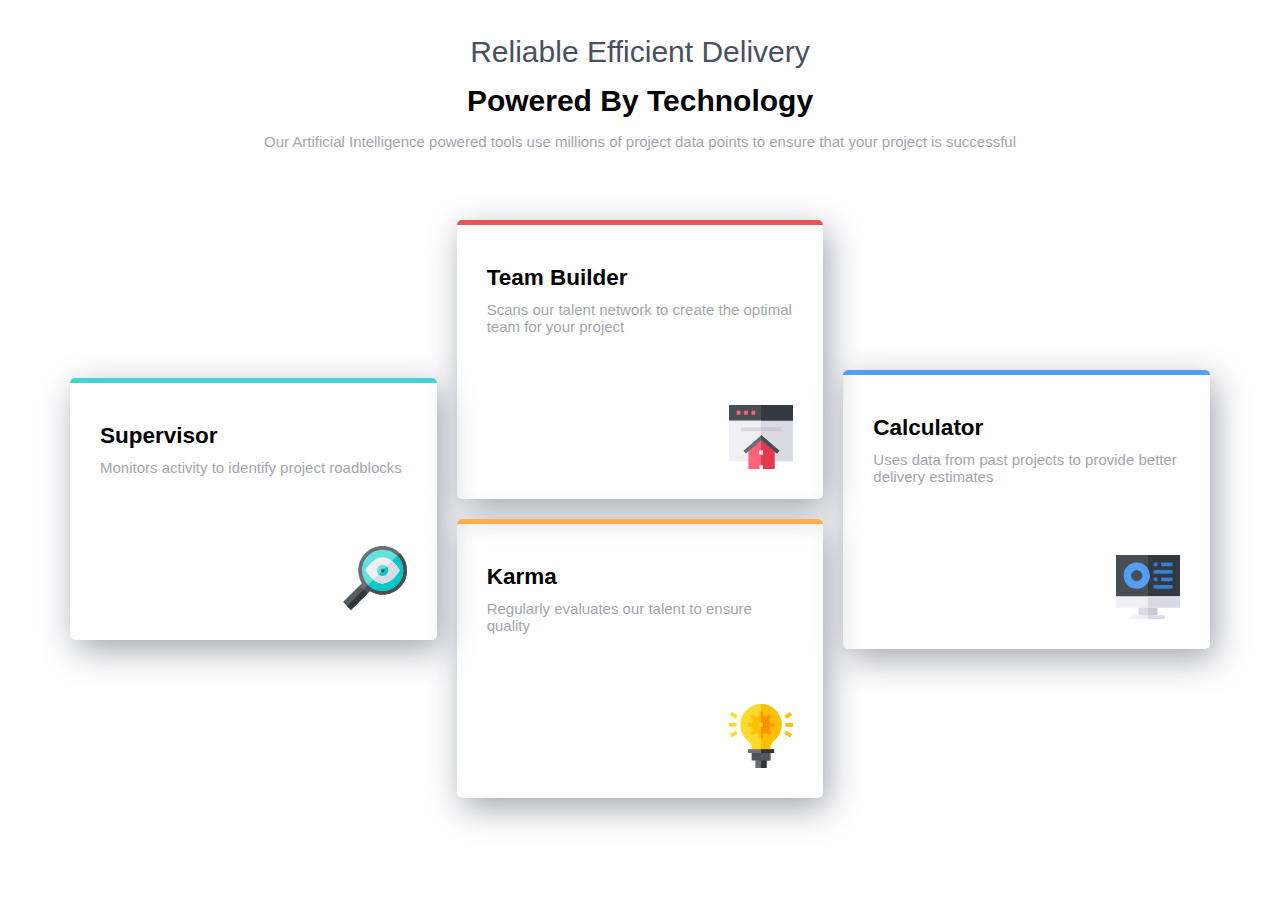
<file: four-card-feature-section-master/index.html>
<!DOCTYPE html>
<html lang="en">
<head>
    <meta charset="UTF-8">
    <meta http-equiv="X-UA-Compatible" content="IE=edge">
    <meta name="viewport" content="width=device-width, initial-scale=1.0">
    <link rel="stylesheet" href="styles.css">
    <title>Document</title>
</head>
<body>
    <header>
        <h1>Reliable Efficient Delivery</h1>
        <h1>Powered By Technology</h1>
        <p>Our Artificial Intelligence powered tools use millions of project data points to ensure that your project is successful</p>
    </header>
    <div class="row_container">
        <div class="column">
            <div class="item i1">
                <h2>Supervisor</h2>
                <p>Monitors activity to identify project roadblocks</p>
                <img src="./images/icon-supervisor.svg" alt="">
            </div>
        </div>
        <div class="column">
            <div class="item i2">
                <h2>Team Builder</h2>
                <p>Scans our talent network to create the optimal team for your project</p>
                <img src="./images/icon-team-builder.svg" alt="">
            </div>
            <div class="item i3">
                <h2>Karma</h2>
                <p>Regularly evaluates our talent to ensure quality</p>
                <img src="./images/icon-karma.svg" alt="">
            </div>
        </div> 
        <div class="column">
            <div class="item i4">
                <h2>Calculator</h2>
                <p>Uses data from past projects to provide better delivery estimates
                </p>
                <img src="./images/icon-calculator.svg" alt="">
            </div>
        </div>
        
    </div>

</body>
</html>
</file>
<file: four-card-feature-section-master/styles.css>
*{
    margin: 0;
    padding: 0;
    box-sizing: border-box;
}
body{
    padding: 20px 0px;
    Font-size: 15px;
    font-family: Verdana, Geneva, Tahoma, sans-serif;
}
header{
    font-family:'Trebuchet MS', 'Lucida Sans Unicode', 'Lucida Grande', 'Lucida Sans', Arial, sans-serif;
    margin: 0px auto;
    max-width: 900px;
    text-align: center;
    padding: 0px 30px;
}
h1{
    margin: 15px 0px;
}
header h1:nth-child(1){
    color: hsl(234, 12%, 34%);
    font-weight: 100;
    font-family: Arial, Helvetica, sans-serif;
}
p{
    color: hsl(229, 6%, 66%);
}
header>p{
    margin-top: 15px;
    font-family:Georgia -apple-system, BlinkMacSystemFont, 'Segoe UI', Roboto, Oxygen, Ubuntu, Cantarell, 'Open Sans', 'Helvetica Neue', sans-serif;
}
.row_container{
    padding: 20px;
    margin: 40px auto;
    max-width: 1200px;
    align-items: center;
}
.column{
    padding: 10px;
    flex: 1;
}

.item{
    overflow: hidden;
    border-radius: 5px;
    box-shadow: 5px 10px 34px hsl(229, 6%, 66%);
    padding: 30px;
    margin: 0px 0px;
}
h2{
    padding: 10px 0px;
}
img{
    max-width: 100%;
    float: right;
    margin-top: 70px;
}
.i1{border-top: 5px solid hsl(180, 62%, 55%);}
.i2{border-top: 5px solid  hsl(0, 78%, 62%); margin-bottom: 20px;}
.i3{border-top: 5px solid hsl(34, 97%, 64%);}
.i4{border-top: 5px solid hsl(212, 86%, 64%);}
@media only screen and (min-width: 1000px){
    .row_container{
        display: flex;
    }
}
@media only screen and (min-width: 500px) and (max-width:999px){
    .row_container{
        max-width: 600px;
    }

    img{
        margin: 20px;
        width: 20%;
    }
    
}
@media only screen and (max-width:399px){
    h1{
        font-size: 1.5rem;
    }
    
}
.item:hover{
    font-size: 16px;
    border-top:5px solid black;
}
</file>
